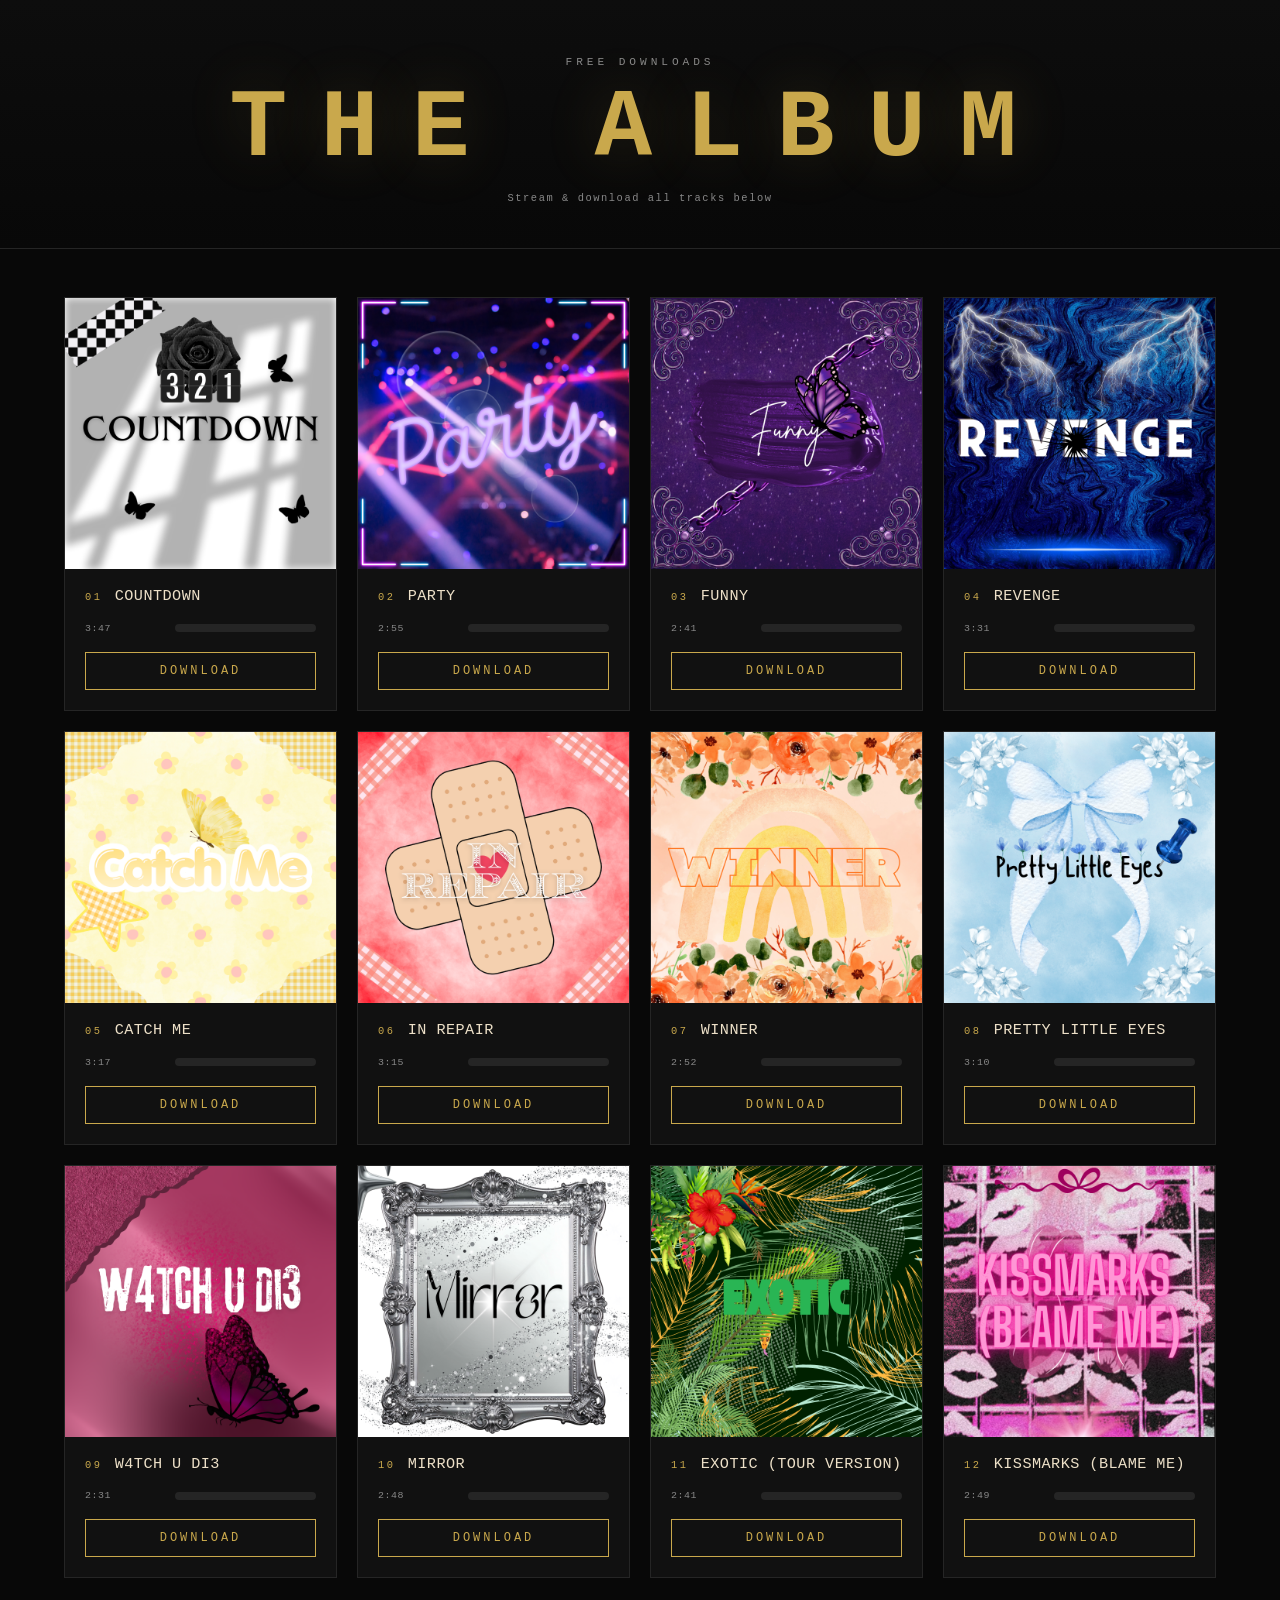
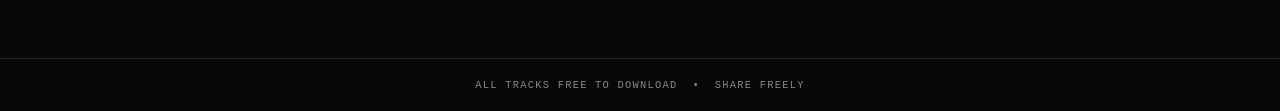
<file: index.html>
<!DOCTYPE html>
<html lang="en">
<head>
  <meta charset="UTF-8">
  <meta name="viewport" content="width=device-width, initial-scale=1.0">
  <title>Music</title>
  <link rel="stylesheet" href="style.css">
</head>
<body>

  <header>
    <p class="header-top">Free Downloads</p>
    <h1>THE ALBUM</h1>
    <p class="header-bottom">Stream &amp; download all tracks below</p>
  </header>

  <main>
    <div id="tracks" class="tracks-grid"></div>
  </main>

  <div class="toast" id="toast"></div>

  <footer>
    <p>All tracks free to download &nbsp;&bull;&nbsp; Share freely</p>
  </footer>

  <script>
    const tracks = [
      { num: '01', title: 'COUNTDOWN',              file: 'audio/track-01.mp3', cover: 'covers/cover-01.png' },
      { num: '02', title: 'PARTY',                  file: 'audio/track-02.mp3', cover: 'covers/cover-02.png' },
      { num: '03', title: 'FUNNY',                  file: 'audio/track-03.mp3', cover: 'covers/cover-03.png' },
      { num: '04', title: 'REVENGE',                file: 'audio/track-04.mp3', cover: 'covers/cover-04.png' },
      { num: '05', title: 'CATCH ME',               file: 'audio/track-05.mp3', cover: 'covers/cover-05.png' },
      { num: '06', title: 'IN REPAIR',              file: 'audio/track-06.mp3', cover: 'covers/cover-06.png' },
      { num: '07', title: 'WINNER',                 file: 'audio/track-07.mp3', cover: 'covers/cover-07.png' },
      { num: '08', title: 'PRETTY LITTLE EYES',     file: 'audio/track-08.mp3', cover: 'covers/cover-08.png' },
      { num: '09', title: 'W4TCH U DI3',            file: 'audio/track-09.mp3', cover: 'covers/cover-09.png' },
      { num: '10', title: 'MIRROR',                 file: 'audio/track-10.mp3', cover: 'covers/cover-10.png' },
      { num: '11', title: 'EXOTIC (TOUR VERSION)',   file: 'audio/track-11.mp3', cover: 'covers/cover-11.png' },
      { num: '12', title: 'KISSMARKS (BLAME ME)',    file: 'audio/track-12.mp3', cover: 'covers/cover-12.png' },
    ];

    let currentAudio = null;
    let currentBtn   = null;

    function showToast(msg) {
      const t = document.getElementById('toast');
      t.textContent = msg;
      t.classList.add('show');
      setTimeout(() => t.classList.remove('show'), 2200);
    }

    function renderTracks() {
      const grid = document.getElementById('tracks');
      grid.innerHTML = '';

      tracks.forEach((track, i) => {
        const card = document.createElement('div');
        card.className = 'track-card';

        card.innerHTML = `
          <div class="cover-wrap">
            <img
              class="cover-img"
              src="${track.cover}"
              alt="${track.title} cover"
              onerror="this.style.display='none';this.nextElementSibling.style.display='flex'"
            />
            <div class="cover-placeholder" style="display:none">
              <span class="placeholder-num">${track.num}</span>
            </div>
            <button class="play-btn" data-index="${i}" aria-label="Play ${track.title}">
              <svg class="icon-play" viewBox="0 0 24 24" fill="currentColor"><polygon points="5,3 19,12 5,21"/></svg>
              <svg class="icon-pause" viewBox="0 0 24 24" fill="currentColor" style="display:none"><rect x="6" y="4" width="4" height="16"/><rect x="14" y="4" width="4" height="16"/></svg>
            </button>
          </div>
          <div class="track-info">
            <span class="track-num">${track.num}</span>
            <p class="track-title">${track.title}</p>
          </div>
          <div class="track-bar">
            <span class="track-duration" data-index="${i}">--:--</span>
            <div class="progress-wrap" data-index="${i}">
              <div class="progress-fill" style="width:0%"></div>
            </div>
          </div>
          <a class="dl-btn" href="${track.file}" download="${track.title}.mp3">
            Download
          </a>
          <audio class="track-audio" src="${track.file}" preload="metadata"></audio>
        `;

        grid.appendChild(card);
      });

      /* ── Play/pause logic ── */
      document.querySelectorAll('.play-btn').forEach(btn => {
        btn.addEventListener('click', async () => {
          const card  = btn.closest('.track-card');
          const audio = card.querySelector('.track-audio');
          const iconPlay  = btn.querySelector('.icon-play');
          const iconPause = btn.querySelector('.icon-pause');

          if (currentAudio && currentAudio !== audio) {
            currentAudio.pause();
            currentAudio.currentTime = 0;
            if (currentBtn) {
              currentBtn.querySelector('.icon-play').style.display  = '';
              currentBtn.querySelector('.icon-pause').style.display = 'none';
              currentBtn.closest('.track-card').classList.remove('playing');
            }
          }

          if (audio.paused) {
            try {
              await audio.play();
              iconPlay.style.display  = 'none';
              iconPause.style.display = '';
              card.classList.add('playing');
              currentAudio = audio;
              currentBtn   = btn;
            } catch(e) {}
          } else {
            audio.pause();
            iconPlay.style.display  = '';
            iconPause.style.display = 'none';
            card.classList.remove('playing');
            currentAudio = null;
            currentBtn   = null;
          }
        });
      });

      /* ── Progress + duration ── */
      document.querySelectorAll('.track-audio').forEach((audio, i) => {
        const card     = audio.closest('.track-card');
        const fill     = card.querySelector('.progress-fill');
        const durEl    = card.querySelector('.track-duration');
        const bar      = card.querySelector('.progress-wrap');
        const playBtn  = card.querySelector('.play-btn');

        audio.addEventListener('loadedmetadata', () => {
          durEl.textContent = fmt(audio.duration);
        });

        audio.addEventListener('timeupdate', () => {
          if (!audio.duration) return;
          fill.style.width = (audio.currentTime / audio.duration * 100) + '%';
          durEl.textContent = fmt(audio.currentTime) + ' / ' + fmt(audio.duration);
        });

        audio.addEventListener('ended', () => {
          fill.style.width = '0%';
          durEl.textContent = '--:--';
          playBtn.querySelector('.icon-play').style.display  = '';
          playBtn.querySelector('.icon-pause').style.display = 'none';
          card.classList.remove('playing');
          currentAudio = null;
          currentBtn   = null;
        });

        const seek = e => {
          if (!audio.duration) return;
          const rect = bar.getBoundingClientRect();
          const pct  = Math.min(1, Math.max(0, (e.clientX - rect.left) / rect.width));
          audio.currentTime = pct * audio.duration;
        };

        bar.addEventListener('click', seek);

        bar.addEventListener('mousedown', e => {
          seek(e);
          const onMove = e2 => seek(e2);
          const onUp   = () => {
            window.removeEventListener('mousemove', onMove);
            window.removeEventListener('mouseup', onUp);
          };
          window.addEventListener('mousemove', onMove);
          window.addEventListener('mouseup', onUp);
        });
      });

      /* ── Download toast ── */
      document.querySelectorAll('.dl-btn').forEach((a, i) => {
        a.addEventListener('click', () => {
          showToast('Downloading — ' + tracks[i].title);
        });
      });
    }

    function fmt(s) {
      const m = Math.floor(s / 60);
      const sec = Math.floor(s % 60).toString().padStart(2, '0');
      return m + ':' + sec;
    }

    renderTracks();
  </script>
</body>
</html>
</file>
<file: style.css>
:root {
  --bg:        #080808;
  --card-bg:   #111111;
  --gold:      #c9a84c;
  --gold-light:#e8c97a;
  --text:      #ede0c8;
  --text-muted:#888;
  --border:    #252525;
}

* { margin: 0; padding: 0; box-sizing: border-box; }

body {
  background: var(--bg);
  color: var(--text);
  font-family: 'Courier New', Courier, monospace;
  min-height: 100vh;
  display: flex;
  flex-direction: column;
}

/* ── Header ── */
header {
  text-align: center;
  padding: 56px 20px 44px;
  border-bottom: 1px solid var(--border);
  background: linear-gradient(180deg, #0d0d0d 0%, var(--bg) 100%);
}

.header-top {
  font-size: 0.7rem;
  letter-spacing: 0.35em;
  text-transform: uppercase;
  color: var(--text-muted);
  margin-bottom: 14px;
}

header h1 {
  font-size: clamp(3rem, 10vw, 6rem);
  letter-spacing: 0.35em;
  text-transform: uppercase;
  color: var(--gold);
  text-shadow: 0 0 60px rgba(201,168,76,0.2);
  line-height: 1;
}

.header-bottom {
  font-size: 0.65rem;
  letter-spacing: 0.15em;
  color: var(--text-muted);
  margin-top: 14px;
}

/* ── Main ── */
main {
  max-width: 1200px;
  margin: 0 auto;
  padding: 48px 24px 80px;
  flex: 1;
  width: 100%;
}

/* ── Track grid ── */
.tracks-grid {
  display: grid;
  grid-template-columns: repeat(auto-fill, minmax(260px, 1fr));
  gap: 20px;
}

/* ── Track card ── */
.track-card {
  background: var(--card-bg);
  border: 1px solid var(--border);
  padding: 0;
  display: flex;
  flex-direction: column;
  transition: border-color 0.2s ease, transform 0.2s ease;
}

.track-card:hover {
  border-color: var(--gold);
  transform: translateY(-2px);
}

.track-card.playing {
  border-color: var(--gold);
}

/* ── Cover ── */
.cover-wrap {
  position: relative;
  width: 100%;
  aspect-ratio: 1 / 1;
  overflow: hidden;
  background: #0d0d0d;
}

.cover-img {
  width: 100%;
  height: 100%;
  object-fit: cover;
  display: block;
  transition: opacity 0.3s;
}

.track-card:hover .cover-img {
  opacity: 0.85;
}

.cover-placeholder {
  width: 100%;
  height: 100%;
  display: flex;
  align-items: center;
  justify-content: center;
  background: #0d0d0d;
  border-bottom: 1px solid var(--border);
}

.placeholder-num {
  font-size: 3.5rem;
  color: #1e1e1e;
  letter-spacing: 0.1em;
  user-select: none;
}

/* ── Play button (over cover) ── */
.play-btn {
  position: absolute;
  inset: 0;
  width: 100%;
  height: 100%;
  background: transparent;
  border: none;
  cursor: pointer;
  display: flex;
  align-items: center;
  justify-content: center;
  color: var(--gold);
  opacity: 0;
  transition: opacity 0.2s, background 0.2s;
}

.play-btn svg {
  width: 44px;
  height: 44px;
  filter: drop-shadow(0 0 12px rgba(201,168,76,0.6));
}

.cover-wrap:hover .play-btn,
.track-card.playing .play-btn {
  opacity: 1;
  background: rgba(0,0,0,0.45);
}

/* ── Track info ── */
.track-info {
  display: flex;
  align-items: baseline;
  gap: 12px;
  padding: 18px 20px 6px;
}

.track-num {
  font-size: 0.65rem;
  letter-spacing: 0.25em;
  color: var(--gold);
  text-transform: uppercase;
  flex-shrink: 0;
}

.track-title {
  font-size: 0.95rem;
  color: var(--text);
  letter-spacing: 0.03em;
  line-height: 1.3;
  white-space: nowrap;
  overflow: hidden;
  text-overflow: ellipsis;
}

/* ── Progress bar ── */
.track-bar {
  display: flex;
  align-items: center;
  gap: 10px;
  padding: 10px 20px 18px;
}

.track-duration {
  font-size: 0.62rem;
  letter-spacing: 0.06em;
  color: var(--text-muted);
  flex-shrink: 0;
  min-width: 80px;
}

.progress-wrap {
  flex: 1;
  height: 8px;
  background: var(--border);
  cursor: pointer;
  position: relative;
  border-radius: 4px;
  transition: height 0.15s;
}

.progress-wrap:hover {
  height: 12px;
}

.progress-fill {
  height: 100%;
  background: var(--gold);
  border-radius: 4px;
  pointer-events: none;
  position: relative;
}

.progress-fill::after {
  content: '';
  position: absolute;
  right: -6px;
  top: 50%;
  transform: translateY(-50%);
  width: 12px;
  height: 12px;
  background: var(--gold);
  border-radius: 50%;
  opacity: 0;
  transition: opacity 0.15s;
}

.progress-wrap:hover .progress-fill::after {
  opacity: 1;
}

/* ── Download button ── */
.dl-btn {
  display: block;
  width: calc(100% - 40px);
  margin: 0 20px 20px;
  padding: 11px;
  background: transparent;
  border: 1px solid var(--gold);
  color: var(--gold);
  font-family: 'Courier New', monospace;
  font-size: 0.75rem;
  letter-spacing: 0.25em;
  text-transform: uppercase;
  text-decoration: none;
  text-align: center;
  cursor: pointer;
  transition: background 0.18s, color 0.18s;
}

.dl-btn:hover {
  background: var(--gold);
  color: var(--bg);
}

/* ── Toast ── */
.toast {
  position: fixed;
  bottom: 28px;
  left: 50%;
  transform: translateX(-50%) translateY(20px);
  background: var(--gold);
  color: var(--bg);
  font-family: 'Courier New', monospace;
  font-size: 0.78rem;
  letter-spacing: 0.18em;
  text-transform: uppercase;
  padding: 12px 24px;
  z-index: 500;
  opacity: 0;
  pointer-events: none;
  transition: opacity 0.22s ease, transform 0.22s ease;
}

.toast.show {
  opacity: 1;
  transform: translateX(-50%) translateY(0);
}

/* ── Footer ── */
footer {
  border-top: 1px solid var(--border);
  padding: 20px;
  text-align: center;
  font-size: 0.65rem;
  letter-spacing: 0.12em;
  color: var(--text-muted);
  text-transform: uppercase;
}

/* ── Responsive ── */
@media (max-width: 500px) {
  .tracks-grid { grid-template-columns: 1fr; }
  header h1 { font-size: 3rem; }
}
</file>
